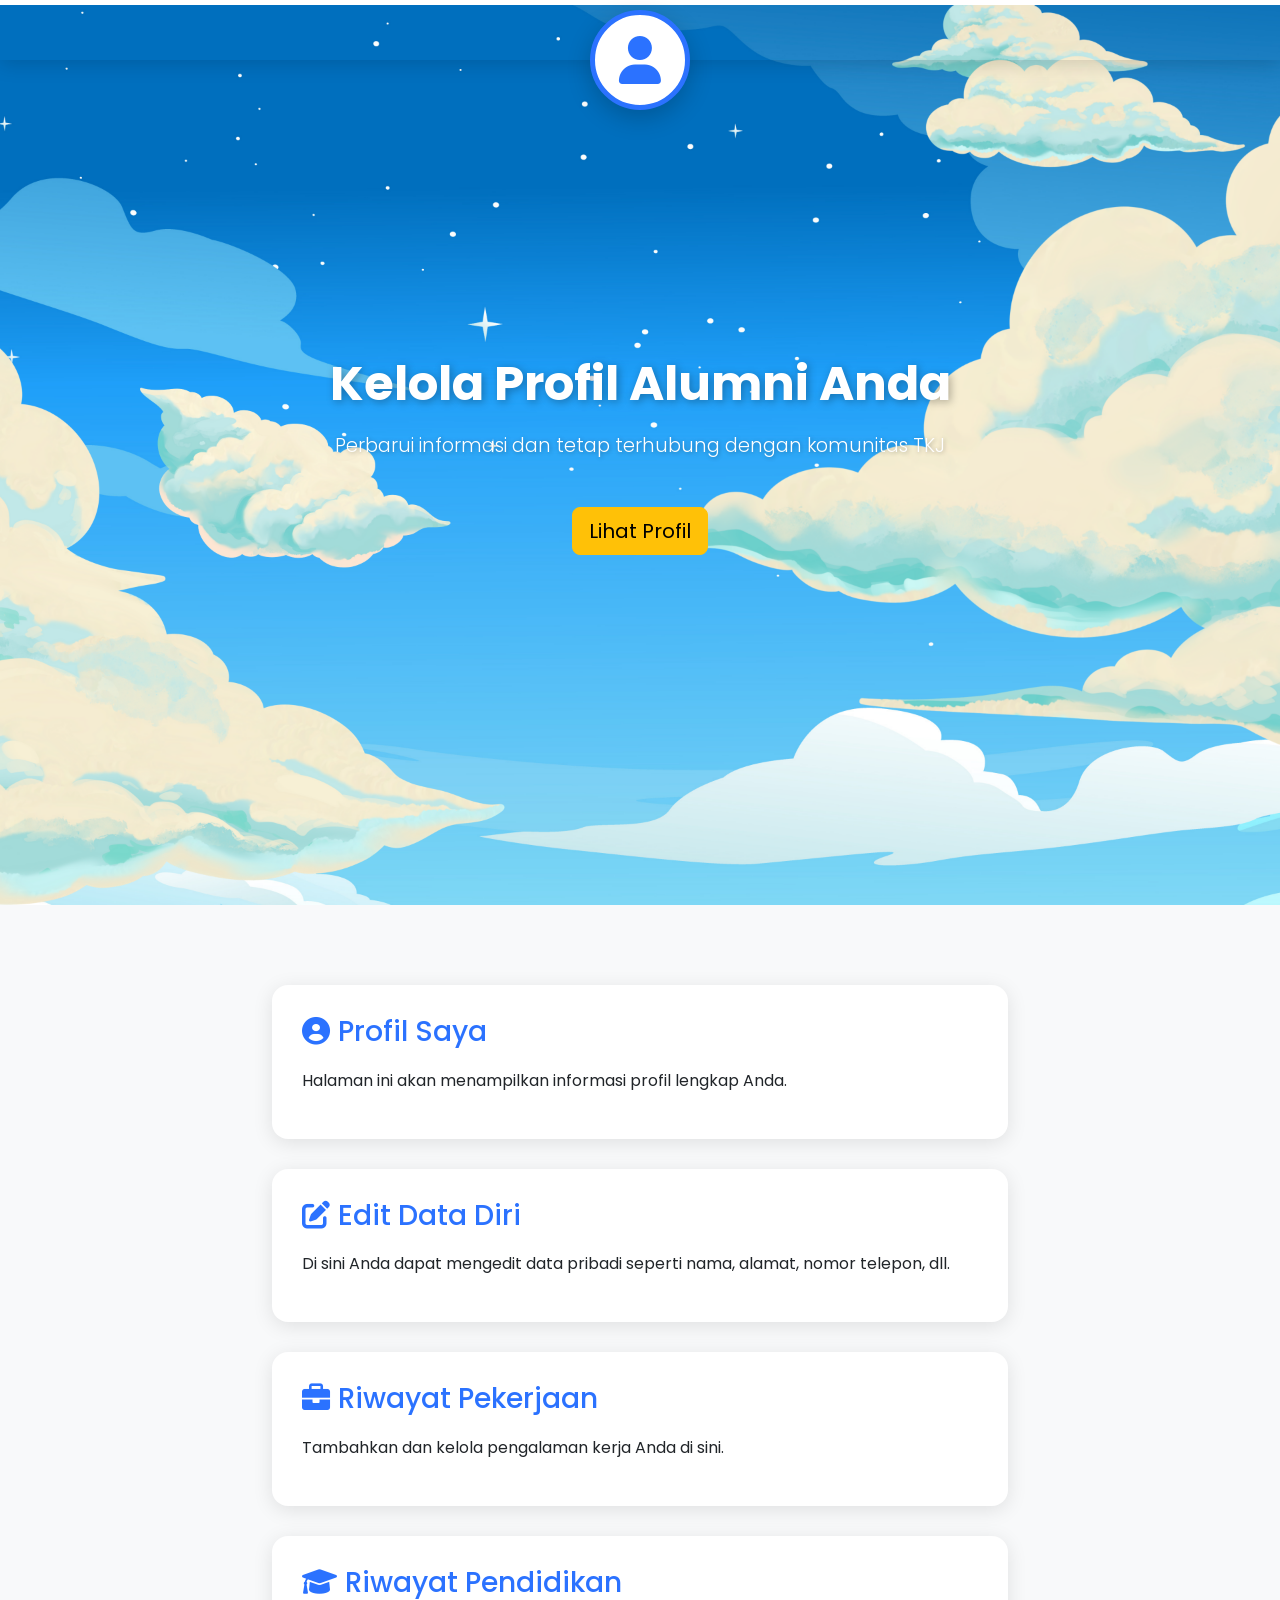
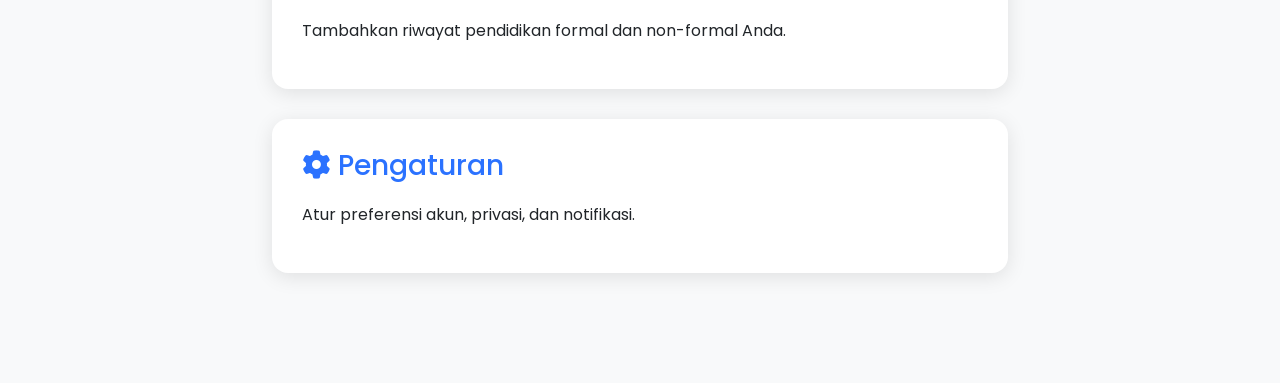
<file: hal_user.html>
<!DOCTYPE html>
<html lang="id">
<head>
    <meta charset="UTF-8">
    <meta name="viewport" content="width=device-width, initial-scale=1.0">
    <title>Profil Pengguna - Alumni SMKN 1 Seyegan</title>
    <link href="https://cdn.jsdelivr.net/npm/bootstrap@5.3.0/dist/css/bootstrap.min.css" rel="stylesheet">
    <link rel="stylesheet" href="https://cdnjs.cloudflare.com/ajax/libs/font-awesome/6.0.0/css/all.min.css">
    <link href="https://fonts.googleapis.com/css2?family=Poppins:wght@300;400;600;700&display=swap" rel="stylesheet">
    <style>
        * {
            margin: 0;
            padding: 0;
            box-sizing: border-box;
        }

        body {
            font-family: 'Poppins', sans-serif;
            overflow-x: hidden;
        }

        /* Navbar dengan Welcome Section */
        .profile-navbar {
            position: fixed;
            top: 0;
            left: 0;
            width: 100%;
            z-index: 1000;
            background: linear-gradient(135deg, #2b72ff);
            box-shadow: 0 4px 20px rgba(0, 0, 0, 0.15);
        }


        .welcome-section {
            position: relative;
            padding: 50px 0 10px 0;
            text-align: center;
        }

        .welcome-text {
            color: white;
            font-size: 24px;
            font-weight: 600;
            margin-bottom: 40px;
            text-shadow: 0 2px 4px rgba(0, 0, 0, 0.2);
        }

        .profile-avatar-container {
            position: absolute;
            bottom: -50px;
            left: 50%;
            transform: translateX(-50%);
            z-index: 10;
        }

        .profile-avatar {
            width: 100px;
            height: 100px;
            border-radius: 50%;
            background: white;
            display: flex;
            align-items: center;
            justify-content: center;
            cursor: pointer;
            box-shadow: 0 8px 24px rgba(0, 0, 0, 0.2);
            transition: all 0.3s ease;
            border: 5px solid #2b72ff;
        }

        .profile-avatar:hover {
            transform: scale(1.05);
            box-shadow: 0 12px 32px rgba(0, 0, 0, 0.3);
        }

        .profile-avatar i {
            font-size: 48px;
            color: #2b72ff;
        }

        /* Menu Dropdown Fullscreen */
        .menu-overlay {
            position: fixed;
            top: -100%;
            left: 0;
            width: 100%;
            height: 100vh;
            background: linear-gradient(135deg, #2b72ff);
            z-index: 999;
            transition: top 0.5s cubic-bezier(0.68, -0.55, 0.265, 1.55);
            overflow-y: auto;
        }

        .menu-overlay.active {
            top: 0;
        }

        .menu-container {
            padding: 180px 20px 40px;
            max-width: 600px;
            margin: 0 auto;
        }

        .menu-header {
            text-align: center;
            color: white;
            margin-bottom: 40px;
        }

        .menu-header h2 {
            font-size: 32px;
            font-weight: 700;
            margin-bottom: 10px;
        }

        .menu-header p {
            font-size: 16px;
            opacity: 0.9;
        }

        .menu-items {
            display: flex;
            flex-direction: column;
            gap: 15px;
        }

        .menu-item {
            background: rgba(255, 255, 255, 0.15);
            backdrop-filter: blur(10px);
            border: 2px solid rgba(255, 255, 255, 0.2);
            border-radius: 16px;
            padding: 20px 25px;
            color: white;
            text-decoration: none;
            display: flex;
            align-items: center;
            gap: 20px;
            transition: all 0.3s ease;
            cursor: pointer;
        }

        .menu-item:hover {
            background: rgba(255, 255, 255, 0.25);
            transform: translateX(10px);
            border-color: rgba(255, 255, 255, 0.4);
        }

        .menu-item-icon {
            width: 50px;
            height: 50px;
            background: rgba(255, 255, 255, 0.2);
            border-radius: 12px;
            display: flex;
            align-items: center;
            justify-content: center;
            font-size: 24px;
        }

        .menu-item-content {
            flex: 1;
        }

        .menu-item-title {
            font-size: 18px;
            font-weight: 600;
            margin-bottom: 4px;
        }

        .menu-item-desc {
            font-size: 13px;
            opacity: 0.8;
        }

        .menu-item-arrow {
            font-size: 20px;
            opacity: 0.6;
            transition: all 0.3s ease;
        }

        .menu-item:hover .menu-item-arrow {
            opacity: 1;
            transform: translateX(5px);
        }

        .close-menu {
            position: absolute;
            top: 30px;
            right: 30px;
            width: 50px;
            height: 50px;
            background: rgba(255, 255, 255, 0.2);
            border: none;
            border-radius: 50%;
            color: white;
            font-size: 24px;
            cursor: pointer;
            display: flex;
            align-items: center;
            justify-content: center;
            transition: all 0.3s ease;
        }

        .close-menu:hover {
            background: rgba(255, 255, 255, 0.3);
            transform: rotate(90deg);
        }

        /* Hero Section dengan Parallax */
        .hero-parallax-js {
            position: relative;
            height: 100vh;
            min-height: 600px;
            overflow: hidden;
            margin-top: 5px; /* Space for navbar */
        }

        .parallax-element {
            position: absolute;
            width: 100%;
            height: 100%;
            object-fit: cover;
        }

        .parallax-bg {
            z-index: 1;
        }

        .parallax-cloud-left {
            z-index: 2;
            left: -10%;
            width: 50%;
            height: auto;
            top: 20%;
        }

        .parallax-cloud-right {
            z-index: 3;
            right: -10%;
            width: 50%;
            height: auto;
            top: 30%;
        }

        .parallax-hand {
            z-index: 4;
            bottom: -50px;
            height: 60%;
            width: auto;
            left: 50%;
            transform: translateX(-50%);
        }

        .hero-content {
            position: relative;
            z-index: 5;
            height: 100%;
        }

        .hero-content h1 {
            font-size: 3rem;
            margin-bottom: 20px;
            text-shadow: 2px 2px 8px rgba(0, 0, 0, 0.3);
        }

        .hero-content p {
            font-size: 1.2rem;
            margin-bottom: 30px;
            text-shadow: 1px 1px 4px rgba(0, 0, 0, 0.3);
        }

        /* Content Section */
        .content-section {
            padding: 80px 0;
            background: #f8f9fa;
        }

        .info-card {
            background: white;
            border-radius: 16px;
            padding: 30px;
            box-shadow: 0 4px 20px rgba(0, 0, 0, 0.1);
            margin-bottom: 30px;
        }

        .info-card h3 {
            color: #2b72ff;
            margin-bottom: 20px;
        }

        /* Responsive */
        @media (max-width: 768px) {
            .welcome-text {
                font-size: 20px;
            }

            .welcome-section {
                padding: 25px 0 10px 0
            }

            .profile-avatar {
                width: 80px;
                height: 80px;
            }

            .profile-avatar i {
                font-size: 36px;
            }

            .menu-header h2 {
                font-size: 24px;
            }

            .menu-item {
                padding: 15px 20px;
            }

            .menu-item-icon {
                width: 40px;
                height: 40px;
                font-size: 20px;
            }

            .menu-item-title {
                font-size: 16px;
            }

            .hero-content h1 {
                font-size: 2rem;
            }

            .hero-content p {
                font-size: 1rem;
            }
        }

        /* Animation */
        @keyframes slideDown {
            from {
                opacity: 0;
                transform: translateY(-20px);
            }
            to {
                opacity: 1;
                transform: translateY(0);
            }
        }

        .menu-item {
            animation: slideDown 0.5s ease forwards;
            opacity: 0;
        }

        .menu-item:nth-child(1) { animation-delay: 0.1s; }
        .menu-item:nth-child(2) { animation-delay: 0.2s; }
        .menu-item:nth-child(3) { animation-delay: 0.3s; }
        .menu-item:nth-child(4) { animation-delay: 0.4s; }
        .menu-item:nth-child(5) { animation-delay: 0.5s; }
        .menu-item:nth-child(6) { animation-delay: 0.6s; }
    </style>
</head>
<body>
    <!-- Navbar dengan Profile -->
    <nav class="profile-navbar">
        <div class="welcome-section">
            <!-- <div class="welcome-text">Selamat Datang Pengguna 1</div> -->
            <div class="profile-avatar-container">
                <div class="profile-avatar" onclick="toggleMenu()">
                    <i class="fas fa-user"></i>
                </div>
            </div>
        </div>
    </nav>

    <!-- Menu Overlay Fullscreen -->
    <div class="menu-overlay" id="menuOverlay">
        <!-- <button class="close-menu" onclick="toggleMenu()">
            <i class="fas fa-times"></i>
        </button> -->
        
        <div class="menu-container">
            <div class="menu-header">
                <h2>Menu Profil</h2>
                <p>Kelola akun dan preferensi Anda</p>
            </div>

            <div class="menu-items">
                <a href="#profil-saya" class="menu-item" onclick="navigateTo(event, '#profil-saya')">
                    <div class="menu-item-icon">
                        <i class="fas fa-user-circle"></i>
                    </div>
                    <div class="menu-item-content">
                        <div class="menu-item-title">Profil Saya</div>
                        <div class="menu-item-desc">Lihat dan edit informasi profil Anda</div>
                    </div>
                    <div class="menu-item-arrow">
                        <i class="fas fa-chevron-right"></i>
                    </div>
                </a>

                <a href="#edit-data" class="menu-item" onclick="navigateTo(event, '#edit-data')">
                    <div class="menu-item-icon">
                        <i class="fas fa-edit"></i>
                    </div>
                    <div class="menu-item-content">
                        <div class="menu-item-title">Edit Data Diri</div>
                        <div class="menu-item-desc">Perbarui informasi pribadi Anda</div>
                    </div>
                    <div class="menu-item-arrow">
                        <i class="fas fa-chevron-right"></i>
                    </div>
                </a>

                <a href="#riwayat-pekerjaan" class="menu-item" onclick="navigateTo(event, '#riwayat-pekerjaan')">
                    <div class="menu-item-icon">
                        <i class="fas fa-briefcase"></i>
                    </div>
                    <div class="menu-item-content">
                        <div class="menu-item-title">Riwayat Pekerjaan</div>
                        <div class="menu-item-desc">Kelola pengalaman kerja Anda</div>
                    </div>
                    <div class="menu-item-arrow">
                        <i class="fas fa-chevron-right"></i>
                    </div>
                </a>

                <a href="#pendidikan" class="menu-item" onclick="navigateTo(event, '#pendidikan')">
                    <div class="menu-item-icon">
                        <i class="fas fa-graduation-cap"></i>
                    </div>
                    <div class="menu-item-content">
                        <div class="menu-item-title">Riwayat Pendidikan</div>
                        <div class="menu-item-desc">Tambahkan riwayat pendidikan</div>
                    </div>
                    <div class="menu-item-arrow">
                        <i class="fas fa-chevron-right"></i>
                    </div>
                </a>

                <a href="#pengaturan" class="menu-item" onclick="navigateTo(event, '#pengaturan')">
                    <div class="menu-item-icon">
                        <i class="fas fa-cog"></i>
                    </div>
                    <div class="menu-item-content">
                        <div class="menu-item-title">Pengaturan</div>
                        <div class="menu-item-desc">Atur preferensi akun Anda</div>
                    </div>
                    <div class="menu-item-arrow">
                        <i class="fas fa-chevron-right"></i>
                    </div>
                </a>

                <a href="#logout" class="menu-item" onclick="navigateTo(event, '#logout')">
                    <div class="menu-item-icon">
                        <i class="fas fa-sign-out-alt"></i>
                    </div>
                    <div class="menu-item-content">
                        <div class="menu-item-title">Keluar</div>
                        <div class="menu-item-desc">Logout dari akun Anda</div>
                    </div>
                    <div class="menu-item-arrow">
                        <i class="fas fa-chevron-right"></i>
                    </div>
                </a>
            </div>
        </div>
    </div>

    <!-- Hero Section dengan Parallax -->
    <section class="hero-parallax-js">
        <!-- LAYER 1: Background Awan -->
        <img src="background_awan.png" alt="Background Langit" class="parallax-element parallax-bg">
        
        <!-- LAYER 2: Awan Kiri -->
        <img src="awan_kiri.png" alt="Background Langit" class="parallax-element parallax-bg">
        
        <!-- LAYER 3: Awan Kanan -->
        <img src="awan_kanan.png" alt="Background Langit" class="parallax-element parallax-bg">
        
        <!-- Text Overlay -->
        <div class="hero-content d-flex align-items-center justify-content-center text-white">
            <div class="container text-center px-3">
                <h1 class="display-4 fw-bold">Kelola Profil Alumni Anda</h1>
                <p class="lead">Perbarui informasi dan tetap terhubung dengan komunitas TKJ</p>
                <a href="#profil-saya" class="btn btn-warning btn-lg mt-3">Lihat Profil</a>
            </div>
        </div>
    </section>

    <!-- Content Section -->
    <section class="content-section">
        <div class="container">
            <div class="row">
                <div class="col-lg-8 mx-auto">
                    <div class="info-card" id="profil-saya">
                        <h3><i class="fas fa-user-circle me-2"></i>Profil Saya</h3>
                        <p>Halaman ini akan menampilkan informasi profil lengkap Anda.</p>
                    </div>

                    <div class="info-card" id="edit-data">
                        <h3><i class="fas fa-edit me-2"></i>Edit Data Diri</h3>
                        <p>Di sini Anda dapat mengedit data pribadi seperti nama, alamat, nomor telepon, dll.</p>
                    </div>

                    <div class="info-card" id="riwayat-pekerjaan">
                        <h3><i class="fas fa-briefcase me-2"></i>Riwayat Pekerjaan</h3>
                        <p>Tambahkan dan kelola pengalaman kerja Anda di sini.</p>
                    </div>

                    <div class="info-card" id="pendidikan">
                        <h3><i class="fas fa-graduation-cap me-2"></i>Riwayat Pendidikan</h3>
                        <p>Tambahkan riwayat pendidikan formal dan non-formal Anda.</p>
                    </div>

                    <div class="info-card" id="pengaturan">
                        <h3><i class="fas fa-cog me-2"></i>Pengaturan</h3>
                        <p>Atur preferensi akun, privasi, dan notifikasi.</p>
                    </div>
                </div>
            </div>
        </div>
    </section>

    <script src="https://cdn.jsdelivr.net/npm/bootstrap@5.3.0/dist/js/bootstrap.bundle.min.js"></script>
    <script>
        // Toggle Menu
        function toggleMenu() {
            const menuOverlay = document.getElementById('menuOverlay');
            menuOverlay.classList.toggle('active');
            
            // Prevent body scroll when menu is open
            if (menuOverlay.classList.contains('active')) {
                document.body.style.overflow = 'hidden';
            } else {
                document.body.style.overflow = 'auto';
            }
        }

        // Navigate to section
        function navigateTo(event, target) {
            event.preventDefault();
            
            // Close menu with animation
            const menuOverlay = document.getElementById('menuOverlay');
            menuOverlay.classList.remove('active');
            document.body.style.overflow = 'auto';
            
            // Navigate after menu closes
            setTimeout(() => {
                if (target === '#logout') {
                    // Handle logout
                    if (confirm('Apakah Anda yakin ingin keluar?')) {
                        // Redirect to login page or home
                        window.location.href = 'index.html';
                    }
                } else {
                    // Smooth scroll to section
                    const element = document.querySelector(target);
                    if (element) {
                        const navbarHeight = 180;
                        const elementPosition = element.getBoundingClientRect().top + window.pageYOffset;
                        const offsetPosition = elementPosition - navbarHeight - 20;

                        window.scrollTo({
                            top: offsetPosition,
                            behavior: 'smooth'
                        });
                    }
                }
            }, 300);
        }

        // Parallax Effect
        window.addEventListener('scroll', function() {
            const scrolled = window.pageYOffset;
            const parallaxElements = document.querySelectorAll('.parallax-element');
            
            parallaxElements.forEach(element => {
                const speed = element.dataset.speed || 0.5;
                const yPos = -(scrolled * speed);
                element.style.transform = `translateY(${yPos}px)`;
            });
        });

        // Close menu on escape key
        document.addEventListener('keydown', function(e) {
            if (e.key === 'Escape') {
                const menuOverlay = document.getElementById('menuOverlay');
                if (menuOverlay.classList.contains('active')) {
                    toggleMenu();
                }
            }
        });
    </script>
</body>
</html>
</file>
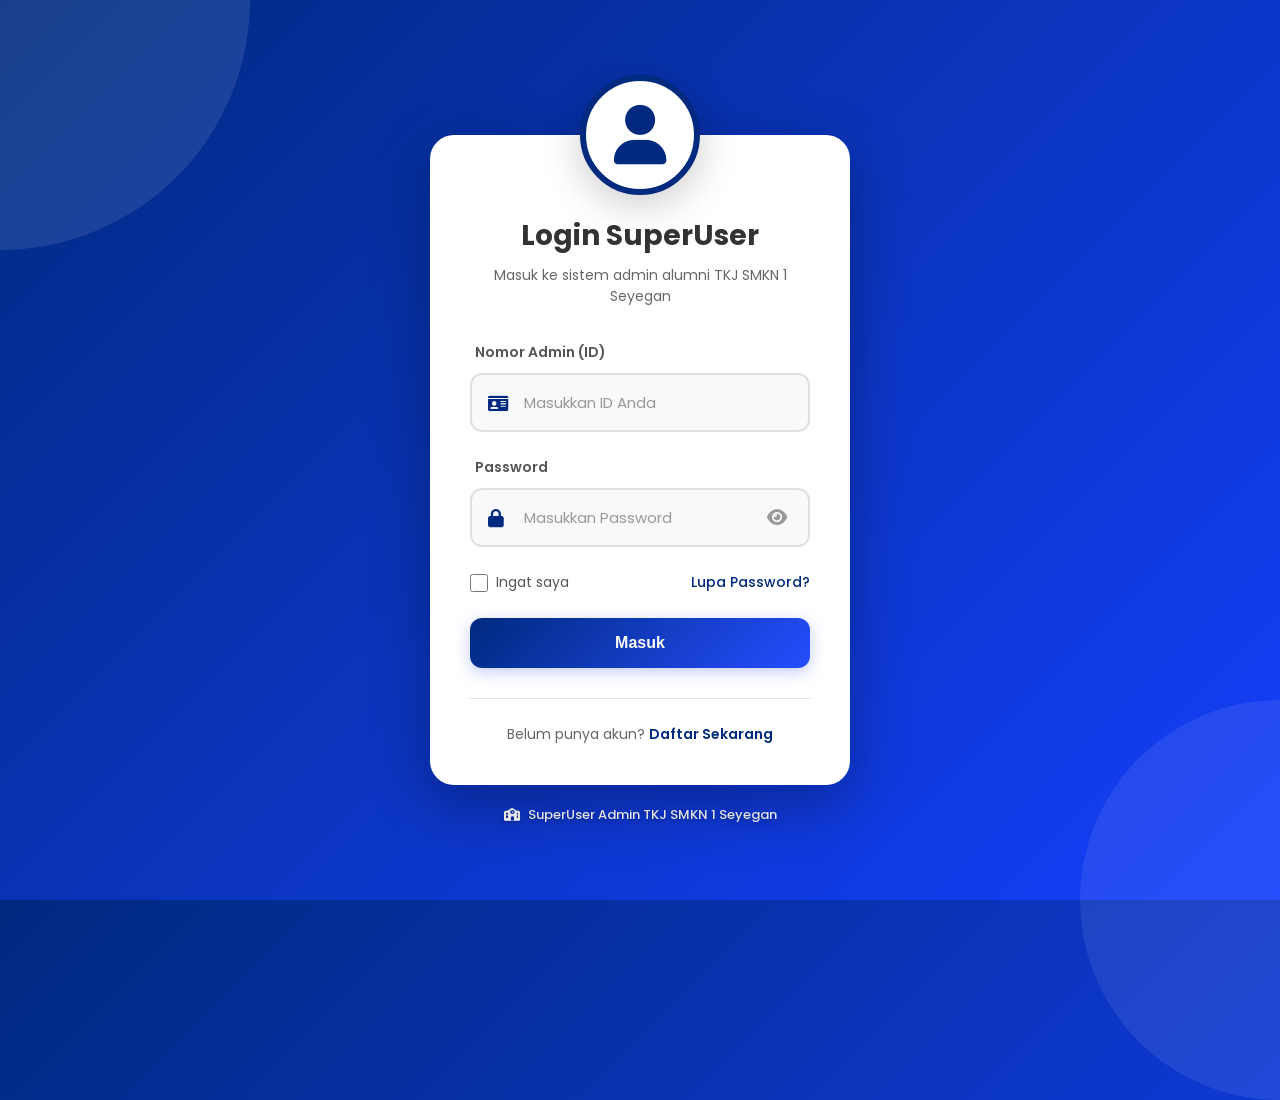
<file: login_admin.html>
<!DOCTYPE html>
<html lang="id">
<head>
    <meta charset="UTF-8">
    <meta name="viewport" content="width=device-width, initial-scale=1.0">
    <title>Login - Alumni TKJ SMKN 1 Seyegan</title>
    <link rel="stylesheet" href="https://cdnjs.cloudflare.com/ajax/libs/font-awesome/6.0.0/css/all.min.css">
    <link href="https://fonts.googleapis.com/css2?family=Poppins:wght@300;400;600;700&display=swap" rel="stylesheet">
    <style>
        * {
            margin: 0;
            padding: 0;
            box-sizing: border-box;
        }

        body {
            font-family: 'Poppins', sans-serif;
            min-height: 100vh;
            display: flex;
            align-items: center;
            justify-content: center;
            background: linear-gradient(135deg, #002a7f 0%, #153ffc 100%);
            padding: 20px;
            overflow: hidden;
            position: relative;
        }

        /* Animated Background */
        body::before {
            content: '';
            position: absolute;
            width: 500px;
            height: 500px;
            background: rgba(255, 255, 255, 0.1);
            border-radius: 50%;
            top: -250px;
            left: -250px;
            animation: float 20s infinite ease-in-out;
        }

        body::after {
            content: '';
            position: absolute;
            width: 400px;
            height: 400px;
            background: rgba(255, 255, 255, 0.08);
            border-radius: 50%;
            bottom: -200px;
            right: -200px;
            animation: float 15s infinite ease-in-out reverse;
        }

        @keyframes float {
            0%, 100% {
                transform: translate(0, 0) scale(1);
            }
            50% {
                transform: translate(50px, 50px) scale(1.1);
            }
        }

        /* Login Container */
        .login-container {
            position: relative;
            z-index: 10;
            width: 100%;
            max-width: 420px;
            animation: slideUp 0.6s ease;
        }

        @keyframes slideUp {
            from {
                opacity: 0;
                transform: translateY(30px);
            }
            to {
                opacity: 1;
                transform: translateY(0);
            }
        }

        /* Profile Avatar Circle */
        .profile-circle {
            width: 120px;
            height: 120px;
            background: white;
            border-radius: 50%;
            margin: 0 auto;
            position: relative;
            z-index: 2;
            display: flex;
            align-items: center;
            justify-content: center;
            box-shadow: 0 10px 40px rgba(0, 0, 0, 0.2);
            border: 6px solid #002a7f;
            animation: scaleIn 0.5s ease;
        }

        @keyframes scaleIn {
            from {
                transform: scale(0);
                opacity: 0;
            }
            to {
                transform: scale(1);
                opacity: 1;
            }
        }

        .profile-circle i {
            font-size: 60px;
            color: #002a7f;
        }

        /* Login Box */
        .login-box {
            background: white;
            border-radius: 24px;
            padding: 80px 40px 40px;
            margin-top: -60px;
            box-shadow: 0 20px 60px rgba(0, 0, 0, 0.3);
            position: relative;
        }

        .login-header {
            text-align: center;
            margin-bottom: 35px;
        }

        .login-header h2 {
            color: #333;
            font-size: 28px;
            font-weight: 700;
            margin-bottom: 8px;
        }

        .login-header p {
            color: #666;
            font-size: 14px;
        }

        /* Form Styles */
        .form-group {
            margin-bottom: 25px;
            position: relative;
        }

        .form-group label {
            display: block;
            color: #555;
            font-size: 14px;
            font-weight: 600;
            margin-bottom: 10px;
            padding-left: 5px;
        }

        .input-wrapper {
            position: relative;
        }

        .input-icon {
            position: absolute;
            left: 18px;
            top: 50%;
            transform: translateY(-50%);
            color: #002a7f;
            font-size: 18px;
            z-index: 1;
        }

        .form-control {
            width: 100%;
            padding: 16px 20px 16px 52px;
            border: 2px solid #e0e0e0;
            border-radius: 12px;
            font-size: 15px;
            font-family: 'Poppins', sans-serif;
            transition: all 0.3s ease;
            background: #f8f9fa;
        }

        .form-control:focus {
            outline: none;
            border-color: #002a7f;
            background: white;
            box-shadow: 0 0 0 4px rgba(102, 126, 234, 0.1);
        }

        .form-control::placeholder {
            color: #999;
        }

        /* Password Toggle */
        .password-toggle {
            position: absolute;
            right: 18px;
            top: 50%;
            transform: translateY(-50%);
            background: none;
            border: none;
            color: #999;
            cursor: pointer;
            font-size: 18px;
            padding: 5px;
            transition: color 0.3s ease;
        }

        .password-toggle:hover {
            color: #002a7f;
        }

        /* Remember Me */
        .form-options {
            display: flex;
            justify-content: space-between;
            align-items: center;
            margin-bottom: 25px;
            font-size: 14px;
        }

        .remember-me {
            display: flex;
            align-items: center;
            gap: 8px;
            cursor: pointer;
            color: #555;
        }

        .remember-me input[type="checkbox"] {
            width: 18px;
            height: 18px;
            cursor: pointer;
            accent-color: #002a7f;
        }

        .forgot-password {
            color: #002a7f;
            text-decoration: none;
            font-weight: 500;
            transition: color 0.3s ease;
        }

        .forgot-password:hover {
            color: #7e94f8;
        }

        /* Login Button */
        .btn-login {
            width: 100%;
            padding: 16px;
            background: linear-gradient(135deg, #002a7f 0%, #254dff 100%);
            color: white;
            border: none;
            border-radius: 12px;
            font-size: 16px;
            font-weight: 600;
            cursor: pointer;
            transition: all 0.3s ease;
            box-shadow: 0 4px 15px rgba(102, 126, 234, 0.4);
            position: relative;
            overflow: hidden;
        }

        .btn-login::before {
            content: '';
            position: absolute;
            top: 50%;
            left: 50%;
            width: 0;
            height: 0;
            border-radius: 50%;
            background: rgba(255, 255, 255, 0.2);
            transform: translate(-50%, -50%);
            transition: width 0.6s, height 0.6s;
        }

        .btn-login:hover::before {
            width: 300px;
            height: 300px;
        }

        .btn-login:hover {
            transform: translateY(-2px);
            box-shadow: 0 6px 20px rgba(102, 126, 234, 0.5);
        }

        .btn-login:active {
            transform: translateY(0);
        }

        .btn-login span {
            position: relative;
            z-index: 1;
        }

        /* Loading State */
        .btn-login.loading {
            pointer-events: none;
            opacity: 0.7;
        }

        .btn-login.loading span::after {
            content: '';
            position: absolute;
            right: -30px;
            top: 50%;
            transform: translateY(-50%);
            width: 16px;
            height: 16px;
            border: 2px solid white;
            border-top-color: transparent;
            border-radius: 50%;
            animation: spin 0.8s linear infinite;
        }

        @keyframes spin {
            to {
                transform: translateY(-50%) rotate(360deg);
            }
        }

        /* Footer */
        .login-footer {
            text-align: center;
            margin-top: 30px;
            padding-top: 25px;
            border-top: 1px solid #e0e0e0;
            color: #666;
            font-size: 14px;
        }

        .login-footer a {
            color: #002a7f;
            text-decoration: none;
            font-weight: 600;
            transition: color 0.3s ease;
        }

        .login-footer a:hover {
            color: #7e94f8;
        }

        /* Error Message */
        .error-message {
            background: #fee;
            color: #c33;
            padding: 12px 16px;
            border-radius: 8px;
            font-size: 14px;
            margin-bottom: 20px;
            display: none;
            align-items: center;
            gap: 10px;
            border-left: 4px solid #c33;
        }

        .error-message.show {
            display: flex;
            animation: shake 0.5s ease;
        }

        @keyframes shake {
            0%, 100% { transform: translateX(0); }
            25% { transform: translateX(-10px); }
            75% { transform: translateX(10px); }
        }

        /* Success Message */
        .success-message {
            background: #efe;
            color: #3c3;
            padding: 12px 16px;
            border-radius: 8px;
            font-size: 14px;
            margin-bottom: 20px;
            display: none;
            align-items: center;
            gap: 10px;
            border-left: 4px solid #3c3;
        }

        .success-message.show {
            display: flex;
            animation: slideDown 0.4s ease;
        }

        @keyframes slideDown {
            from {
                opacity: 0;
                transform: translateY(-10px);
            }
            to {
                opacity: 1;
                transform: translateY(0);
            }
        }

        /* Responsive */
        @media (max-width: 480px) {
            .login-box {
                padding: 70px 25px 30px;
            }

            .profile-circle {
                width: 100px;
                height: 100px;
            }

            .profile-circle i {
                font-size: 50px;
            }

            .login-header h2 {
                font-size: 24px;
            }

            .form-control {
                padding: 14px 18px 14px 48px;
                font-size: 14px;
            }

            .btn-login {
                padding: 14px;
                font-size: 15px;
            }

            .form-options {
                flex-direction: column;
                gap: 12px;
                align-items: flex-start;
            }
        }

        /* School Info Badge */
        .school-badge {
            text-align: center;
            margin-top: 20px;
            color: white;
            font-size: 13px;
            font-weight: 500;
            text-shadow: 0 2px 4px rgba(0, 0, 0, 0.2);
        }

        .school-badge i {
            margin-right: 5px;
        }
    </style>
</head>
<body>
    <div class="login-container">
        <!-- Profile Circle -->
        <div class="profile-circle">
            <i class="fas fa-user"></i>
        </div>

        <!-- Login Box -->
        <div class="login-box">
            <div class="login-header">
                <h2>Login SuperUser</h2>
                <p>Masuk ke sistem admin alumni TKJ SMKN 1 Seyegan</p>
            </div>

            <!-- Error Message -->
            <div class="error-message" id="errorMessage">
                <i class="fas fa-exclamation-circle"></i>
                <span id="errorText">ID atau Password salah!</span>
            </div>

            <!-- Success Message -->
            <div class="success-message" id="successMessage">
                <i class="fas fa-check-circle"></i>
                <span>Login berhasil! Mengalihkan...</span>
            </div>

            <!-- Login Form -->
            <form id="loginForm" onsubmit="handleLogin(event)">
                <!-- ID Input -->
                <div class="form-group">
                    <label for="id">Nomor Admin (ID)</label>
                    <div class="input-wrapper">
                        <i class="fas fa-id-card input-icon"></i>
                        <input 
                            type="text" 
                            id="id" 
                            name="id" 
                            class="form-control" 
                            placeholder="Masukkan ID Anda"
                            required
                            autocomplete="username"
                        >
                    </div>
                </div>

                <!-- Password Input -->
                <div class="form-group">
                    <label for="password">Password</label>
                    <div class="input-wrapper">
                        <i class="fas fa-lock input-icon"></i>
                        <input 
                            type="password" 
                            id="password" 
                            name="password" 
                            class="form-control" 
                            placeholder="Masukkan Password"
                            required
                            autocomplete="current-password"
                        >
                        <button type="button" class="password-toggle" onclick="togglePassword()">
                            <i class="fas fa-eye" id="toggleIcon"></i>
                        </button>
                    </div>
                </div>

                <!-- Remember Me & Forgot Password -->
                <div class="form-options">
                    <label class="remember-me">
                        <input type="checkbox" id="rememberMe">
                        <span>Ingat saya</span>
                    </label>
                    <a href="#" class="forgot-password" onclick="handleForgotPassword(event)">Lupa Password?</a>
                </div>

                <!-- Login Button -->
                <button type="submit" class="btn-login" id="loginBtn">
                    <span>Masuk</span>
                </button>
            </form>

            <!-- Footer -->
            <div class="login-footer">
                Belum punya akun? <a href="#" onclick="handleRegister(event)">Daftar Sekarang</a>
            </div>
        </div>

        <!-- School Badge -->
        <div class="school-badge">
            <i class="fas fa-school"></i>
            SuperUser Admin TKJ SMKN 1 Seyegan
        </div>
    </div>

    <script>
        // Toggle Password Visibility
        function togglePassword() {
            const passwordInput = document.getElementById('password');
            const toggleIcon = document.getElementById('toggleIcon');
            
            if (passwordInput.type === 'password') {
                passwordInput.type = 'text';
                toggleIcon.classList.remove('fa-eye');
                toggleIcon.classList.add('fa-eye-slash');
            } else {
                passwordInput.type = 'password';
                toggleIcon.classList.remove('fa-eye-slash');
                toggleIcon.classList.add('fa-eye');
            }
        }

        // Handle Login Form Submit
        function handleLogin(event) {
            event.preventDefault();
            
            const id = document.getElementById('id').value;
            const password = document.getElementById('password').value;
            const loginBtn = document.getElementById('loginBtn');
            const errorMessage = document.getElementById('errorMessage');
            const successMessage = document.getElementById('successMessage');
            
            // Hide messages
            errorMessage.classList.remove('show');
            successMessage.classList.remove('show');
            
            // Add loading state
            loginBtn.classList.add('loading');
            loginBtn.innerHTML = '<span>Memproses...</span>';
            
            // Simulate API call (Replace with actual API call)
            setTimeout(() => {
                // Demo: NIS = "12345" and Password = "password"
                if (id === '098765' && password === 'admintkj123') {
                    // Success
                    successMessage.classList.add('show');
                    loginBtn.classList.remove('loading');
                    loginBtn.innerHTML = '<span>✓ Berhasil</span>';
                    
                    // Redirect after 1.5 seconds
                    setTimeout(() => {
                        window.location.href = 'hal_admin.html';
                    }, 1500);
                } else {
                    // Error
                    errorMessage.classList.add('show');
                    loginBtn.classList.remove('loading');
                    loginBtn.innerHTML = '<span>Masuk</span>';
                    
                    // Shake form
                    document.querySelector('.login-box').style.animation = 'none';
                    setTimeout(() => {
                        document.querySelector('.login-box').style.animation = 'shake 0.5s ease';
                    }, 10);
                }
            }, 1500);
        }

        // Handle Forgot Password
        function handleForgotPassword(event) {
            event.preventDefault();
            alert('Fitur lupa password akan segera hadir!\n\nUntuk saat ini, silakan hubungi admin untuk reset password.');
        }

        // Handle Register
        function handleRegister(event) {
            event.preventDefault();
            alert('Halaman pendaftaran akan segera hadir!\n\nUntuk mendaftar, silakan hubungi admin sekolah.');
        }

        // Auto-hide error message after 5 seconds
        setInterval(() => {
            const errorMessage = document.getElementById('errorMessage');
            if (errorMessage.classList.contains('show')) {
                setTimeout(() => {
                    errorMessage.classList.remove('show');
                }, 5000);
            }
        }, 100);

        // Enter key on NIS field moves to password
        document.getElementById('id').addEventListener('keypress', function(e) {
            if (e.key === 'Enter') {
                e.preventDefault();
                document.getElementById('password').focus();
            }
        });

        // Demo info in console
        console.log('%c🔐 Demo Login Credentials', 'color: #002a7f; font-size: 16px; font-weight: bold;');
        console.log('%cID: 098765', 'color: #666; font-size: 14px;');
        console.log('%cPassword: admintkj123', 'color: #666; font-size: 14px;');
    </script>
</body>
</html>
</file>
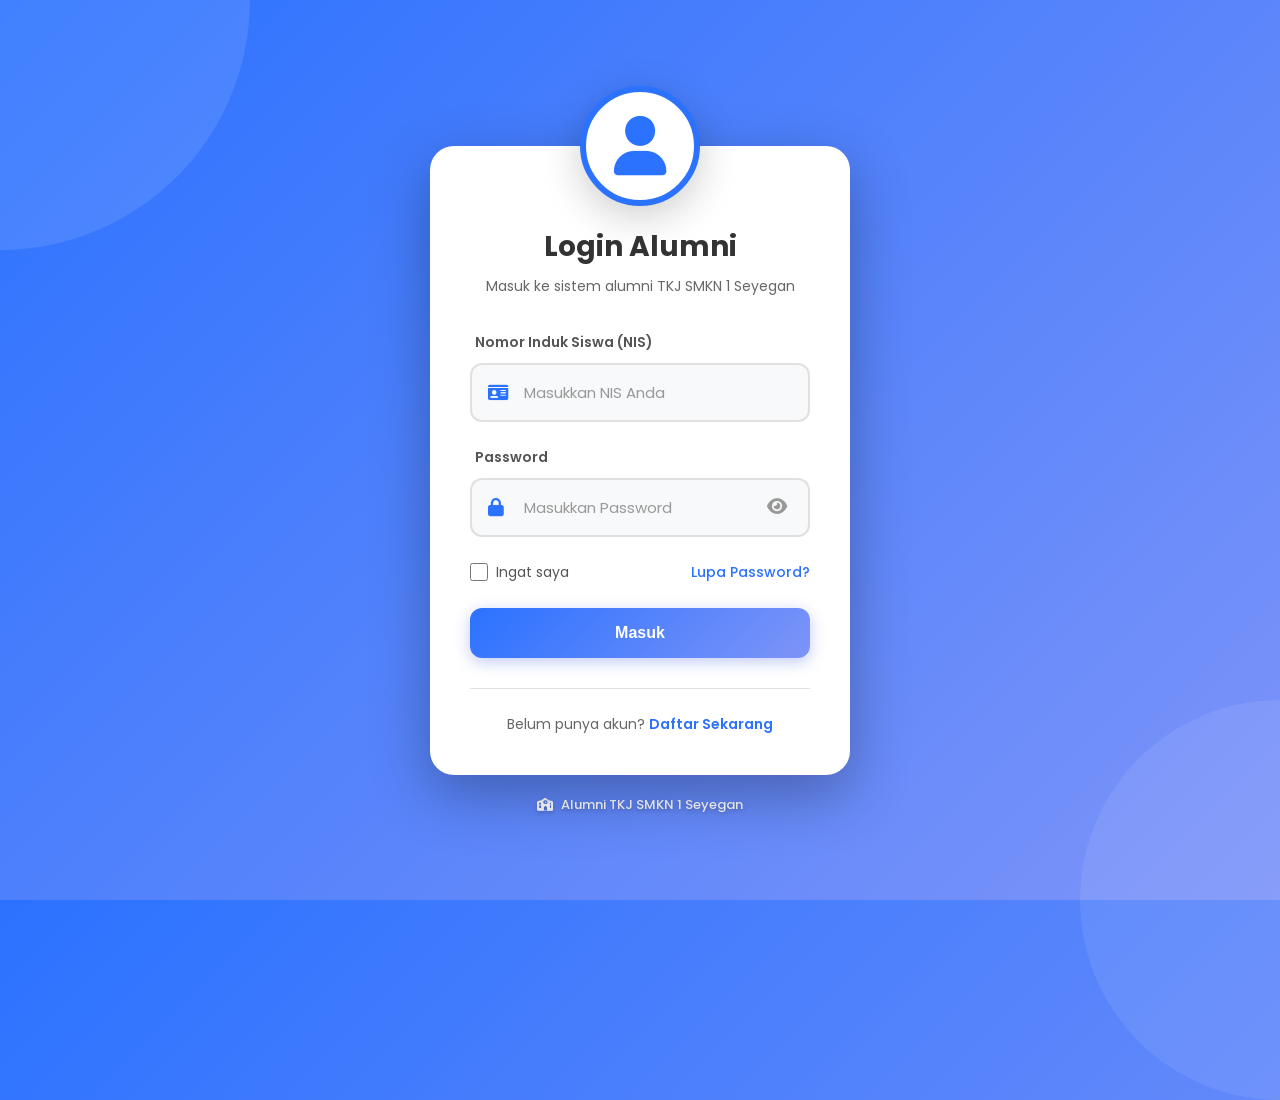
<file: user_login.html>
<!DOCTYPE html>
<html lang="id">
<head>
    <meta charset="UTF-8">
    <meta name="viewport" content="width=device-width, initial-scale=1.0">
    <title>Login - Alumni TKJ SMKN 1 Seyegan</title>
    <link rel="stylesheet" href="https://cdnjs.cloudflare.com/ajax/libs/font-awesome/6.0.0/css/all.min.css">
    <link href="https://fonts.googleapis.com/css2?family=Poppins:wght@300;400;600;700&display=swap" rel="stylesheet">
    <style>
        * {
            margin: 0;
            padding: 0;
            box-sizing: border-box;
        }

        body {
            font-family: 'Poppins', sans-serif;
            min-height: 100vh;
            display: flex;
            align-items: center;
            justify-content: center;
            background: linear-gradient(135deg, #2b72ff 0%, #7e94f8 100%);
            padding: 20px;
            overflow: hidden;
            position: relative;
        }

        /* Animated Background */
        body::before {
            content: '';
            position: absolute;
            width: 500px;
            height: 500px;
            background: rgba(255, 255, 255, 0.1);
            border-radius: 50%;
            top: -250px;
            left: -250px;
            animation: float 20s infinite ease-in-out;
        }

        body::after {
            content: '';
            position: absolute;
            width: 400px;
            height: 400px;
            background: rgba(255, 255, 255, 0.08);
            border-radius: 50%;
            bottom: -200px;
            right: -200px;
            animation: float 15s infinite ease-in-out reverse;
        }

        @keyframes float {
            0%, 100% {
                transform: translate(0, 0) scale(1);
            }
            50% {
                transform: translate(50px, 50px) scale(1.1);
            }
        }

        /* Login Container */
        .login-container {
            position: relative;
            z-index: 10;
            width: 100%;
            max-width: 420px;
            animation: slideUp 0.6s ease;
        }

        @keyframes slideUp {
            from {
                opacity: 0;
                transform: translateY(30px);
            }
            to {
                opacity: 1;
                transform: translateY(0);
            }
        }

        /* Profile Avatar Circle */
        .profile-circle {
            width: 120px;
            height: 120px;
            background: white;
            border-radius: 50%;
            margin: 0 auto;
            position: relative;
            z-index: 2;
            display: flex;
            align-items: center;
            justify-content: center;
            box-shadow: 0 10px 40px rgba(0, 0, 0, 0.2);
            border: 6px solid #2b72ff;
            animation: scaleIn 0.5s ease;
        }

        @keyframes scaleIn {
            from {
                transform: scale(0);
                opacity: 0;
            }
            to {
                transform: scale(1);
                opacity: 1;
            }
        }

        .profile-circle i {
            font-size: 60px;
            color: #2b72ff;
        }

        /* Login Box */
        .login-box {
            background: white;
            border-radius: 24px;
            padding: 80px 40px 40px;
            margin-top: -60px;
            box-shadow: 0 20px 60px rgba(0, 0, 0, 0.3);
            position: relative;
        }

        .login-header {
            text-align: center;
            margin-bottom: 35px;
        }

        .login-header h2 {
            color: #333;
            font-size: 28px;
            font-weight: 700;
            margin-bottom: 8px;
        }

        .login-header p {
            color: #666;
            font-size: 14px;
        }

        /* Form Styles */
        .form-group {
            margin-bottom: 25px;
            position: relative;
        }

        .form-group label {
            display: block;
            color: #555;
            font-size: 14px;
            font-weight: 600;
            margin-bottom: 10px;
            padding-left: 5px;
        }

        .input-wrapper {
            position: relative;
        }

        .input-icon {
            position: absolute;
            left: 18px;
            top: 50%;
            transform: translateY(-50%);
            color: #2b72ff;
            font-size: 18px;
            z-index: 1;
        }

        .form-control {
            width: 100%;
            padding: 16px 20px 16px 52px;
            border: 2px solid #e0e0e0;
            border-radius: 12px;
            font-size: 15px;
            font-family: 'Poppins', sans-serif;
            transition: all 0.3s ease;
            background: #f8f9fa;
        }

        .form-control:focus {
            outline: none;
            border-color: #2b72ff;
            background: white;
            box-shadow: 0 0 0 4px rgba(102, 126, 234, 0.1);
        }

        .form-control::placeholder {
            color: #999;
        }

        /* Password Toggle */
        .password-toggle {
            position: absolute;
            right: 18px;
            top: 50%;
            transform: translateY(-50%);
            background: none;
            border: none;
            color: #999;
            cursor: pointer;
            font-size: 18px;
            padding: 5px;
            transition: color 0.3s ease;
        }

        .password-toggle:hover {
            color: #2b72ff;
        }

        /* Remember Me */
        .form-options {
            display: flex;
            justify-content: space-between;
            align-items: center;
            margin-bottom: 25px;
            font-size: 14px;
        }

        .remember-me {
            display: flex;
            align-items: center;
            gap: 8px;
            cursor: pointer;
            color: #555;
        }

        .remember-me input[type="checkbox"] {
            width: 18px;
            height: 18px;
            cursor: pointer;
            accent-color: #2b72ff;
        }

        .forgot-password {
            color: #2b72ff;
            text-decoration: none;
            font-weight: 500;
            transition: color 0.3s ease;
        }

        .forgot-password:hover {
            color: #7e94f8;
        }

        /* Login Button */
        .btn-login {
            width: 100%;
            padding: 16px;
            background: linear-gradient(135deg, #2b72ff 0%, #7e94f8 100%);
            color: white;
            border: none;
            border-radius: 12px;
            font-size: 16px;
            font-weight: 600;
            cursor: pointer;
            transition: all 0.3s ease;
            box-shadow: 0 4px 15px rgba(102, 126, 234, 0.4);
            position: relative;
            overflow: hidden;
        }

        .btn-login::before {
            content: '';
            position: absolute;
            top: 50%;
            left: 50%;
            width: 0;
            height: 0;
            border-radius: 50%;
            background: rgba(255, 255, 255, 0.2);
            transform: translate(-50%, -50%);
            transition: width 0.6s, height 0.6s;
        }

        .btn-login:hover::before {
            width: 300px;
            height: 300px;
        }

        .btn-login:hover {
            transform: translateY(-2px);
            box-shadow: 0 6px 20px rgba(102, 126, 234, 0.5);
        }

        .btn-login:active {
            transform: translateY(0);
        }

        .btn-login span {
            position: relative;
            z-index: 1;
        }

        /* Loading State */
        .btn-login.loading {
            pointer-events: none;
            opacity: 0.7;
        }

        .btn-login.loading span::after {
            content: '';
            position: absolute;
            right: -30px;
            top: 50%;
            transform: translateY(-50%);
            width: 16px;
            height: 16px;
            border: 2px solid white;
            border-top-color: transparent;
            border-radius: 50%;
            animation: spin 0.8s linear infinite;
        }

        @keyframes spin {
            to {
                transform: translateY(-50%) rotate(360deg);
            }
        }

        /* Footer */
        .login-footer {
            text-align: center;
            margin-top: 30px;
            padding-top: 25px;
            border-top: 1px solid #e0e0e0;
            color: #666;
            font-size: 14px;
        }

        .login-footer a {
            color: #2b72ff;
            text-decoration: none;
            font-weight: 600;
            transition: color 0.3s ease;
        }

        .login-footer a:hover {
            color: #7e94f8;
        }

        /* Error Message */
        .error-message {
            background: #fee;
            color: #c33;
            padding: 12px 16px;
            border-radius: 8px;
            font-size: 14px;
            margin-bottom: 20px;
            display: none;
            align-items: center;
            gap: 10px;
            border-left: 4px solid #c33;
        }

        .error-message.show {
            display: flex;
            animation: shake 0.5s ease;
        }

        @keyframes shake {
            0%, 100% { transform: translateX(0); }
            25% { transform: translateX(-10px); }
            75% { transform: translateX(10px); }
        }

        /* Success Message */
        .success-message {
            background: #efe;
            color: #3c3;
            padding: 12px 16px;
            border-radius: 8px;
            font-size: 14px;
            margin-bottom: 20px;
            display: none;
            align-items: center;
            gap: 10px;
            border-left: 4px solid #3c3;
        }

        .success-message.show {
            display: flex;
            animation: slideDown 0.4s ease;
        }

        @keyframes slideDown {
            from {
                opacity: 0;
                transform: translateY(-10px);
            }
            to {
                opacity: 1;
                transform: translateY(0);
            }
        }

        /* Responsive */
        @media (max-width: 480px) {
            .login-box {
                padding: 70px 25px 30px;
            }

            .profile-circle {
                width: 100px;
                height: 100px;
            }

            .profile-circle i {
                font-size: 50px;
            }

            .login-header h2 {
                font-size: 24px;
            }

            .form-control {
                padding: 14px 18px 14px 48px;
                font-size: 14px;
            }

            .btn-login {
                padding: 14px;
                font-size: 15px;
            }

            .form-options {
                flex-direction: column;
                gap: 12px;
                align-items: flex-start;
            }
        }

        /* School Info Badge */
        .school-badge {
            text-align: center;
            margin-top: 20px;
            color: white;
            font-size: 13px;
            font-weight: 500;
            text-shadow: 0 2px 4px rgba(0, 0, 0, 0.2);
        }

        .school-badge i {
            margin-right: 5px;
        }
    </style>
</head>
<body>
    <div class="login-container">
        <!-- Profile Circle -->
        <div class="profile-circle">
            <i class="fas fa-user"></i>
        </div>

        <!-- Login Box -->
        <div class="login-box">
            <div class="login-header">
                <h2>Login Alumni</h2>
                <p>Masuk ke sistem alumni TKJ SMKN 1 Seyegan</p>
            </div>

            <!-- Error Message -->
            <div class="error-message" id="errorMessage">
                <i class="fas fa-exclamation-circle"></i>
                <span id="errorText">NIS atau Password salah!</span>
            </div>

            <!-- Success Message -->
            <div class="success-message" id="successMessage">
                <i class="fas fa-check-circle"></i>
                <span>Login berhasil! Mengalihkan...</span>
            </div>

            <!-- Login Form -->
            <form id="loginForm" onsubmit="handleLogin(event)">
                <!-- NIS Input -->
                <div class="form-group">
                    <label for="nis">Nomor Induk Siswa (NIS)</label>
                    <div class="input-wrapper">
                        <i class="fas fa-id-card input-icon"></i>
                        <input 
                            type="text" 
                            id="nis" 
                            name="nis" 
                            class="form-control" 
                            placeholder="Masukkan NIS Anda"
                            required
                            autocomplete="username"
                        >
                    </div>
                </div>

                <!-- Password Input -->
                <div class="form-group">
                    <label for="password">Password</label>
                    <div class="input-wrapper">
                        <i class="fas fa-lock input-icon"></i>
                        <input 
                            type="password" 
                            id="password" 
                            name="password" 
                            class="form-control" 
                            placeholder="Masukkan Password"
                            required
                            autocomplete="current-password"
                        >
                        <button type="button" class="password-toggle" onclick="togglePassword()">
                            <i class="fas fa-eye" id="toggleIcon"></i>
                        </button>
                    </div>
                </div>

                <!-- Remember Me & Forgot Password -->
                <div class="form-options">
                    <label class="remember-me">
                        <input type="checkbox" id="rememberMe">
                        <span>Ingat saya</span>
                    </label>
                    <a href="#" class="forgot-password" onclick="handleForgotPassword(event)">Lupa Password?</a>
                </div>

                <!-- Login Button -->
                <button type="submit" class="btn-login" id="loginBtn">
                    <span>Masuk</span>
                </button>
            </form>

            <!-- Footer -->
            <div class="login-footer">
                Belum punya akun? <a href="#" onclick="handleRegister(event)">Daftar Sekarang</a>
            </div>
        </div>

        <!-- School Badge -->
        <div class="school-badge">
            <i class="fas fa-school"></i>
            Alumni TKJ SMKN 1 Seyegan
        </div>
    </div>

    <script>
        // Toggle Password Visibility
        function togglePassword() {
            const passwordInput = document.getElementById('password');
            const toggleIcon = document.getElementById('toggleIcon');
            
            if (passwordInput.type === 'password') {
                passwordInput.type = 'text';
                toggleIcon.classList.remove('fa-eye');
                toggleIcon.classList.add('fa-eye-slash');
            } else {
                passwordInput.type = 'password';
                toggleIcon.classList.remove('fa-eye-slash');
                toggleIcon.classList.add('fa-eye');
            }
        }

        // Handle Login Form Submit
        function handleLogin(event) {
            event.preventDefault();
            
            const nis = document.getElementById('nis').value;
            const password = document.getElementById('password').value;
            const loginBtn = document.getElementById('loginBtn');
            const errorMessage = document.getElementById('errorMessage');
            const successMessage = document.getElementById('successMessage');
            
            // Hide messages
            errorMessage.classList.remove('show');
            successMessage.classList.remove('show');
            
            // Add loading state
            loginBtn.classList.add('loading');
            loginBtn.innerHTML = '<span>Memproses...</span>';
            
            // Simulate API call (Replace with actual API call)
            setTimeout(() => {
                // Demo: NIS = "12345" and Password = "password"
                if (nis === '12345' && password === 'password') {
                    // Success
                    successMessage.classList.add('show');
                    loginBtn.classList.remove('loading');
                    loginBtn.innerHTML = '<span>✓ Berhasil</span>';
                    
                    // Redirect after 1.5 seconds
                    setTimeout(() => {
                        window.location.href = 'hal_user.html';
                    }, 1500);
                } else {
                    // Error
                    errorMessage.classList.add('show');
                    loginBtn.classList.remove('loading');
                    loginBtn.innerHTML = '<span>Masuk</span>';
                    
                    // Shake form
                    document.querySelector('.login-box').style.animation = 'none';
                    setTimeout(() => {
                        document.querySelector('.login-box').style.animation = 'shake 0.5s ease';
                    }, 10);
                }
            }, 1500);
        }

        // Handle Forgot Password
        function handleForgotPassword(event) {
            event.preventDefault();
            alert('Fitur lupa password akan segera hadir!\n\nUntuk saat ini, silakan hubungi admin untuk reset password.');
        }

        // Handle Register
        function handleRegister(event) {
            event.preventDefault();
            alert('Halaman pendaftaran akan segera hadir!\n\nUntuk mendaftar, silakan hubungi admin sekolah.');
        }

        // Auto-hide error message after 5 seconds
        setInterval(() => {
            const errorMessage = document.getElementById('errorMessage');
            if (errorMessage.classList.contains('show')) {
                setTimeout(() => {
                    errorMessage.classList.remove('show');
                }, 5000);
            }
        }, 100);

        // Enter key on NIS field moves to password
        document.getElementById('nis').addEventListener('keypress', function(e) {
            if (e.key === 'Enter') {
                e.preventDefault();
                document.getElementById('password').focus();
            }
        });

        // Demo info in console
        console.log('%c🔐 Demo Login Credentials', 'color: #2b72ff; font-size: 16px; font-weight: bold;');
        console.log('%cNIS: 12345', 'color: #666; font-size: 14px;');
        console.log('%cPassword: password', 'color: #666; font-size: 14px;');
    </script>
</body>
</html>
</file>
